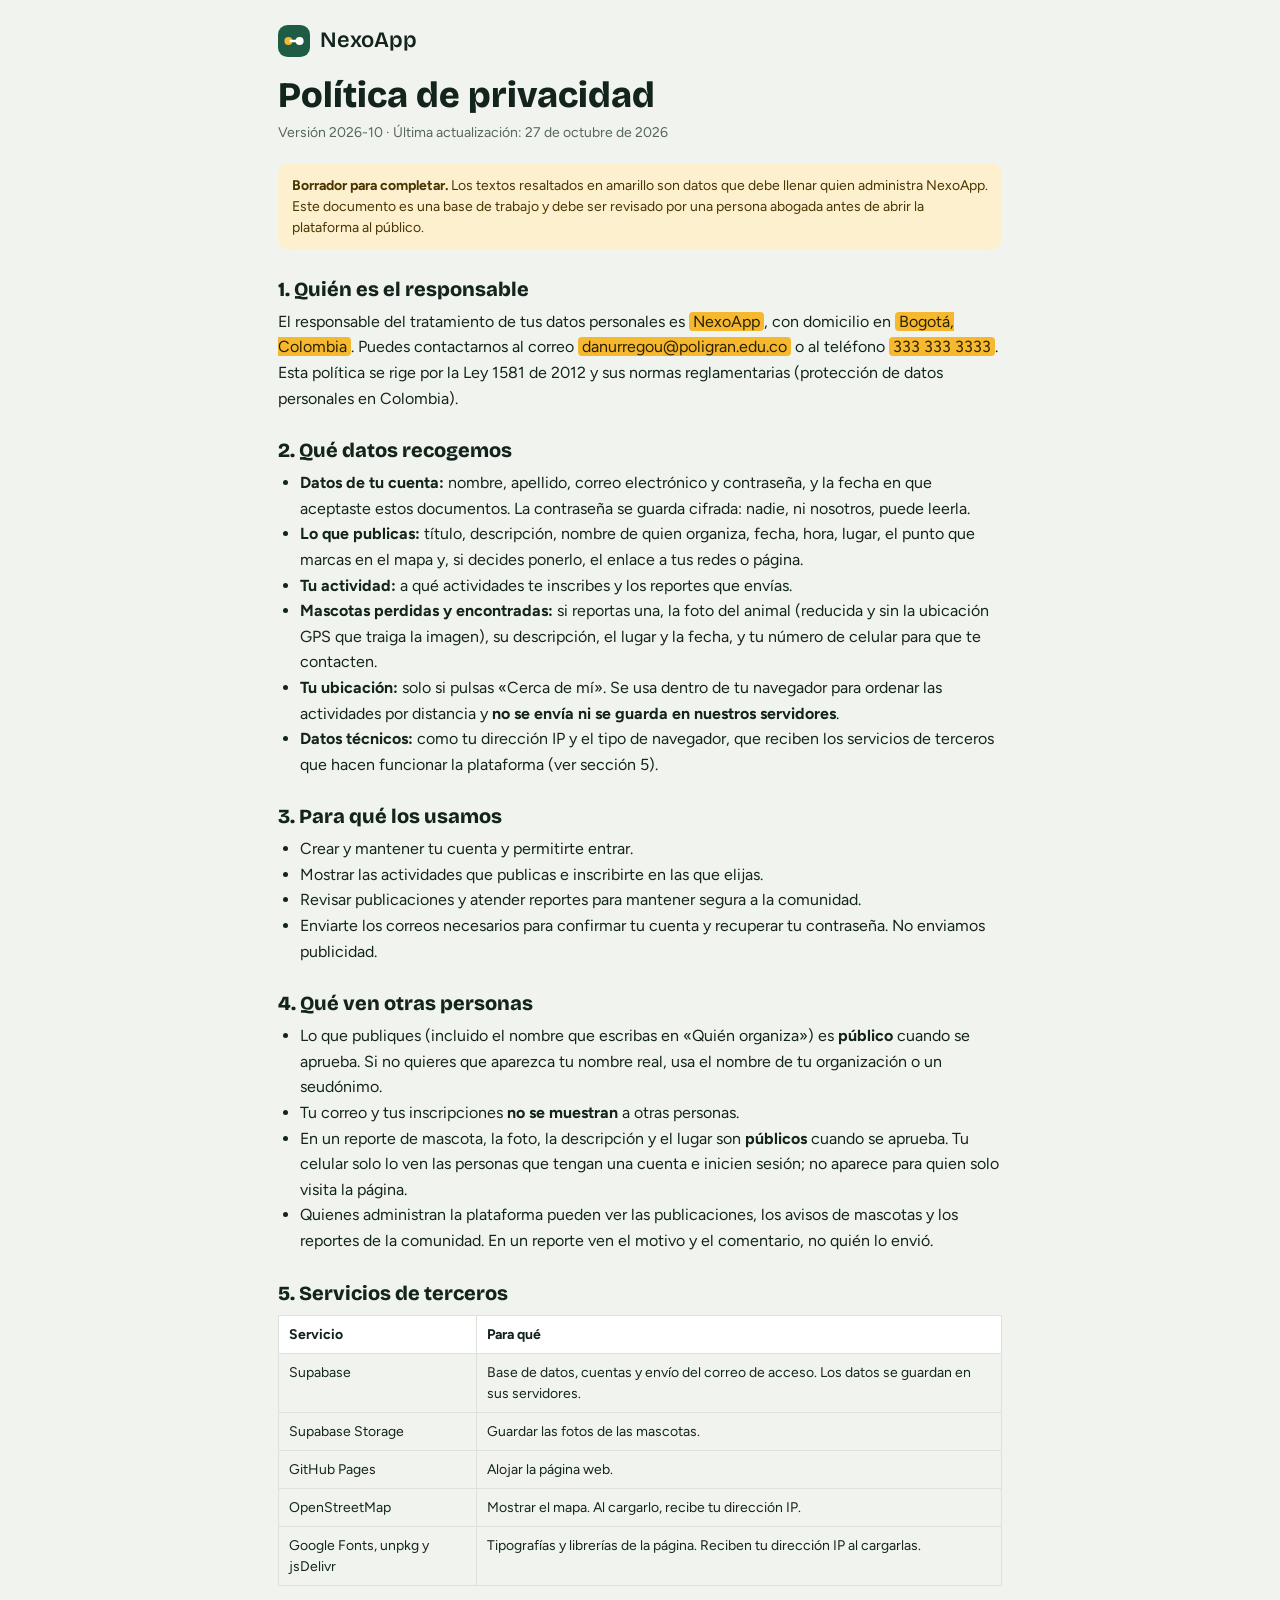
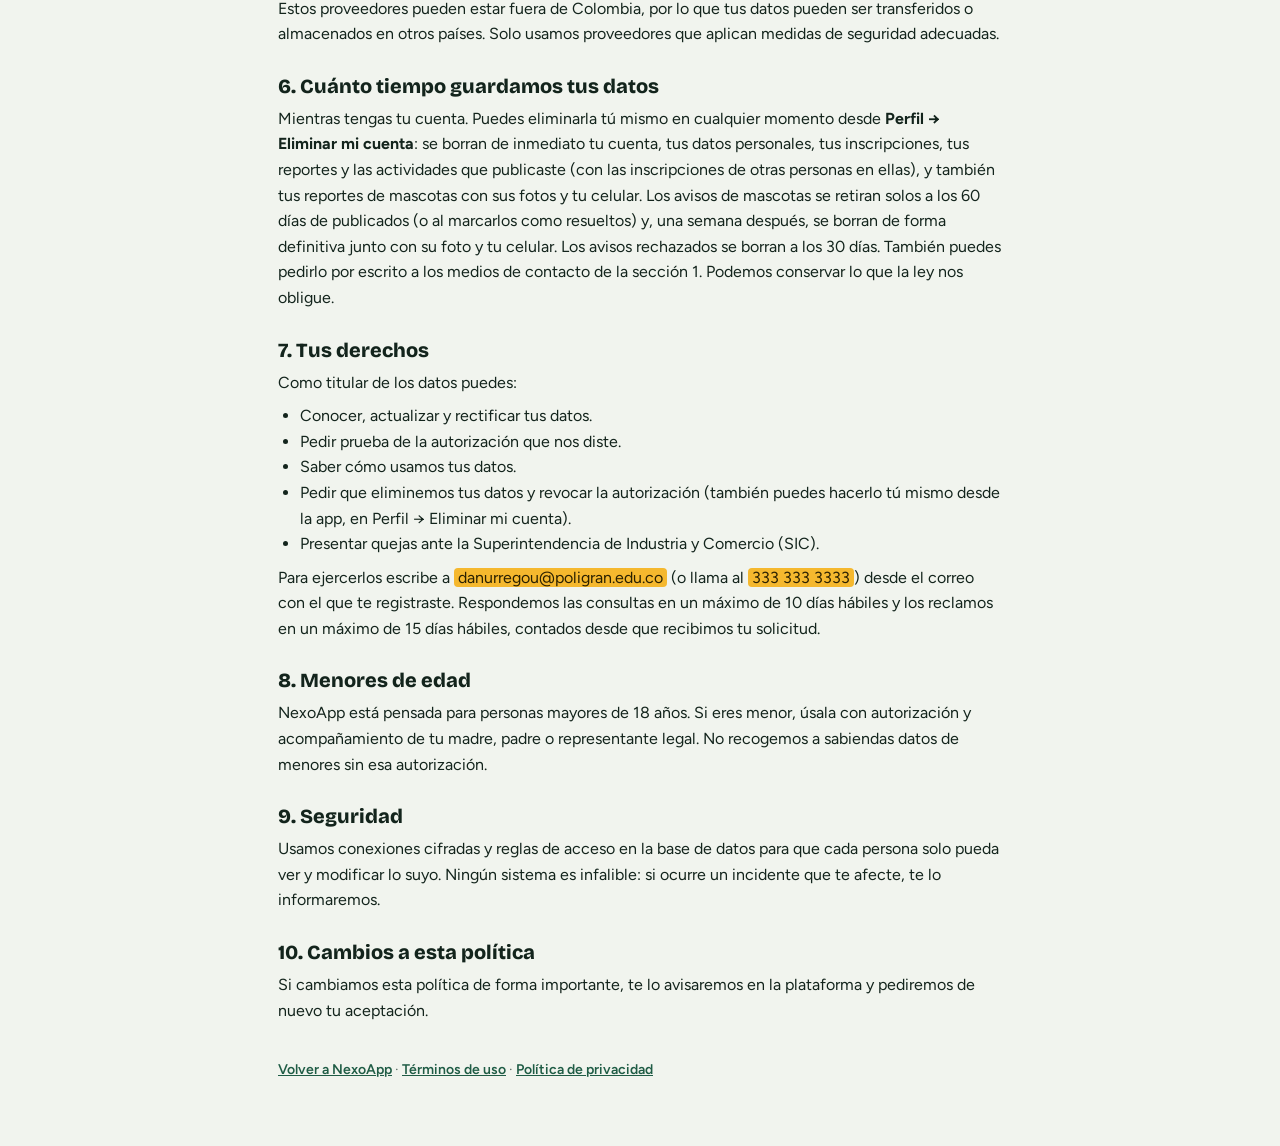
<file: privacidad.html>
<!DOCTYPE html>
<html lang="es">
<head>
<meta charset="utf-8">
<meta name="viewport" content="width=device-width, initial-scale=1">
<title>Política de privacidad · NexoApp</title>
<meta name="description" content="Cómo NexoApp trata tus datos personales.">
<meta name="theme-color" content="#1F5C45">
<link rel="icon" type="image/png" href="icons/icon-192.png">
<link href="https://fonts.googleapis.com/css2?family=Bricolage+Grotesque:opsz,wght@12..96,600;12..96,800&family=Figtree:wght@400;500;600&display=swap" rel="stylesheet">
<link rel="stylesheet" href="css/styles.css">
<link rel="stylesheet" href="css/legal.css">
</head>
<body>
<main class="legal">
<a class="brand" href="./"><svg viewBox="0 0 40 40" aria-hidden="true"><rect width="40" height="40" rx="12" fill="#1F5C45"/><circle cx="13" cy="20" r="5" fill="#F5B82E"/><circle cx="27" cy="20" r="5" fill="#fff"/><path d="M16 20h8" stroke="#fff" stroke-width="3" stroke-linecap="round"/></svg>NexoApp</a>

<h1>Política de privacidad</h1>
<p class="meta">Versión 2026-10 · Última actualización: 27 de octubre de 2026</p>
<p class="draft"><strong>Borrador para completar.</strong> Los textos resaltados en amarillo son datos que debe llenar quien administra NexoApp. Este documento es una base de trabajo y debe ser revisado por una persona abogada antes de abrir la plataforma al público.</p>

<h2>1. Quién es el responsable</h2>
<p>El responsable del tratamiento de tus datos personales es <mark>NexoApp</mark>, con domicilio en <mark>Bogotá, Colombia</mark>. Puedes contactarnos al correo <mark>danurregou@poligran.edu.co</mark> o al teléfono <mark>333 333 3333</mark>.</p>
<p>Esta política se rige por la Ley 1581 de 2012 y sus normas reglamentarias (protección de datos personales en Colombia).</p>

<h2>2. Qué datos recogemos</h2>
<ul>
<li><strong>Datos de tu cuenta:</strong> nombre, apellido, correo electrónico y contraseña, y la fecha en que aceptaste estos documentos. La contraseña se guarda cifrada: nadie, ni nosotros, puede leerla.</li>
<li><strong>Lo que publicas:</strong> título, descripción, nombre de quien organiza, fecha, hora, lugar, el punto que marcas en el mapa y, si decides ponerlo, el enlace a tus redes o página.</li>
<li><strong>Tu actividad:</strong> a qué actividades te inscribes y los reportes que envías.</li>
<li><strong>Mascotas perdidas y encontradas:</strong> si reportas una, la foto del animal (reducida y sin la ubicación GPS que traiga la imagen), su descripción, el lugar y la fecha, y tu número de celular para que te contacten.</li>
<li><strong>Tu ubicación:</strong> solo si pulsas «Cerca de mí». Se usa dentro de tu navegador para ordenar las actividades por distancia y <strong>no se envía ni se guarda en nuestros servidores</strong>.</li>
<li><strong>Datos técnicos:</strong> como tu dirección IP y el tipo de navegador, que reciben los servicios de terceros que hacen funcionar la plataforma (ver sección 5).</li>
</ul>

<h2>3. Para qué los usamos</h2>
<ul>
<li>Crear y mantener tu cuenta y permitirte entrar.</li>
<li>Mostrar las actividades que publicas e inscribirte en las que elijas.</li>
<li>Revisar publicaciones y atender reportes para mantener segura a la comunidad.</li>
<li>Enviarte los correos necesarios para confirmar tu cuenta y recuperar tu contraseña. No enviamos publicidad.</li>
</ul>

<h2>4. Qué ven otras personas</h2>
<ul>
<li>Lo que publiques (incluido el nombre que escribas en «Quién organiza») es <strong>público</strong> cuando se aprueba. Si no quieres que aparezca tu nombre real, usa el nombre de tu organización o un seudónimo.</li>
<li>Tu correo y tus inscripciones <strong>no se muestran</strong> a otras personas.</li>
<li>En un reporte de mascota, la foto, la descripción y el lugar son <strong>públicos</strong> cuando se aprueba. Tu celular solo lo ven las personas que tengan una cuenta e inicien sesión; no aparece para quien solo visita la página.</li>
<li>Quienes administran la plataforma pueden ver las publicaciones, los avisos de mascotas y los reportes de la comunidad. En un reporte ven el motivo y el comentario, no quién lo envió.</li>
</ul>

<h2>5. Servicios de terceros</h2>
<table>
<tr><th>Servicio</th><th>Para qué</th></tr>
<tr><td>Supabase</td><td>Base de datos, cuentas y envío del correo de acceso. Los datos se guardan en sus servidores.</td></tr>
<tr><td>Supabase Storage</td><td>Guardar las fotos de las mascotas.</td></tr>
<tr><td>GitHub Pages</td><td>Alojar la página web.</td></tr>
<tr><td>OpenStreetMap</td><td>Mostrar el mapa. Al cargarlo, recibe tu dirección IP.</td></tr>
<tr><td>Google Fonts, unpkg y jsDelivr</td><td>Tipografías y librerías de la página. Reciben tu dirección IP al cargarlas.</td></tr>
</table>
<p>Estos proveedores pueden estar fuera de Colombia, por lo que tus datos pueden ser transferidos o almacenados en otros países. Solo usamos proveedores que aplican medidas de seguridad adecuadas.</p>

<h2>6. Cuánto tiempo guardamos tus datos</h2>
<p>Mientras tengas tu cuenta. Puedes eliminarla tú mismo en cualquier momento desde <strong>Perfil → Eliminar mi cuenta</strong>: se borran de inmediato tu cuenta, tus datos personales, tus inscripciones, tus reportes y las actividades que publicaste (con las inscripciones de otras personas en ellas), y también tus reportes de mascotas con sus fotos y tu celular. Los avisos de mascotas se retiran solos a los 60 días de publicados (o al marcarlos como resueltos) y, una semana después, se borran de forma definitiva junto con su foto y tu celular. Los avisos rechazados se borran a los 30 días. También puedes pedirlo por escrito a los medios de contacto de la sección 1. Podemos conservar lo que la ley nos obligue.</p>

<h2>7. Tus derechos</h2>
<p>Como titular de los datos puedes:</p>
<ul>
<li>Conocer, actualizar y rectificar tus datos.</li>
<li>Pedir prueba de la autorización que nos diste.</li>
<li>Saber cómo usamos tus datos.</li>
<li>Pedir que eliminemos tus datos y revocar la autorización (también puedes hacerlo tú mismo desde la app, en Perfil → Eliminar mi cuenta).</li>
<li>Presentar quejas ante la Superintendencia de Industria y Comercio (SIC).</li>
</ul>
<p>Para ejercerlos escribe a <mark>danurregou@poligran.edu.co</mark> (o llama al <mark>333 333 3333</mark>) desde el correo con el que te registraste. Respondemos las consultas en un máximo de 10 días hábiles y los reclamos en un máximo de 15 días hábiles, contados desde que recibimos tu solicitud.</p>

<h2>8. Menores de edad</h2>
<p>NexoApp está pensada para personas mayores de 18 años. Si eres menor, úsala con autorización y acompañamiento de tu madre, padre o representante legal. No recogemos a sabiendas datos de menores sin esa autorización.</p>

<h2>9. Seguridad</h2>
<p>Usamos conexiones cifradas y reglas de acceso en la base de datos para que cada persona solo pueda ver y modificar lo suyo. Ningún sistema es infalible: si ocurre un incidente que te afecte, te lo informaremos.</p>

<h2>10. Cambios a esta política</h2>
<p>Si cambiamos esta política de forma importante, te lo avisaremos en la plataforma y pediremos de nuevo tu aceptación.</p>
<p class="meta" style="margin-top:36px"><a href="./">Volver a NexoApp</a> · <a href="terminos.html">Términos de uso</a> · <a href="privacidad.html">Política de privacidad</a></p>
</main>
</body>
</html>
</file>
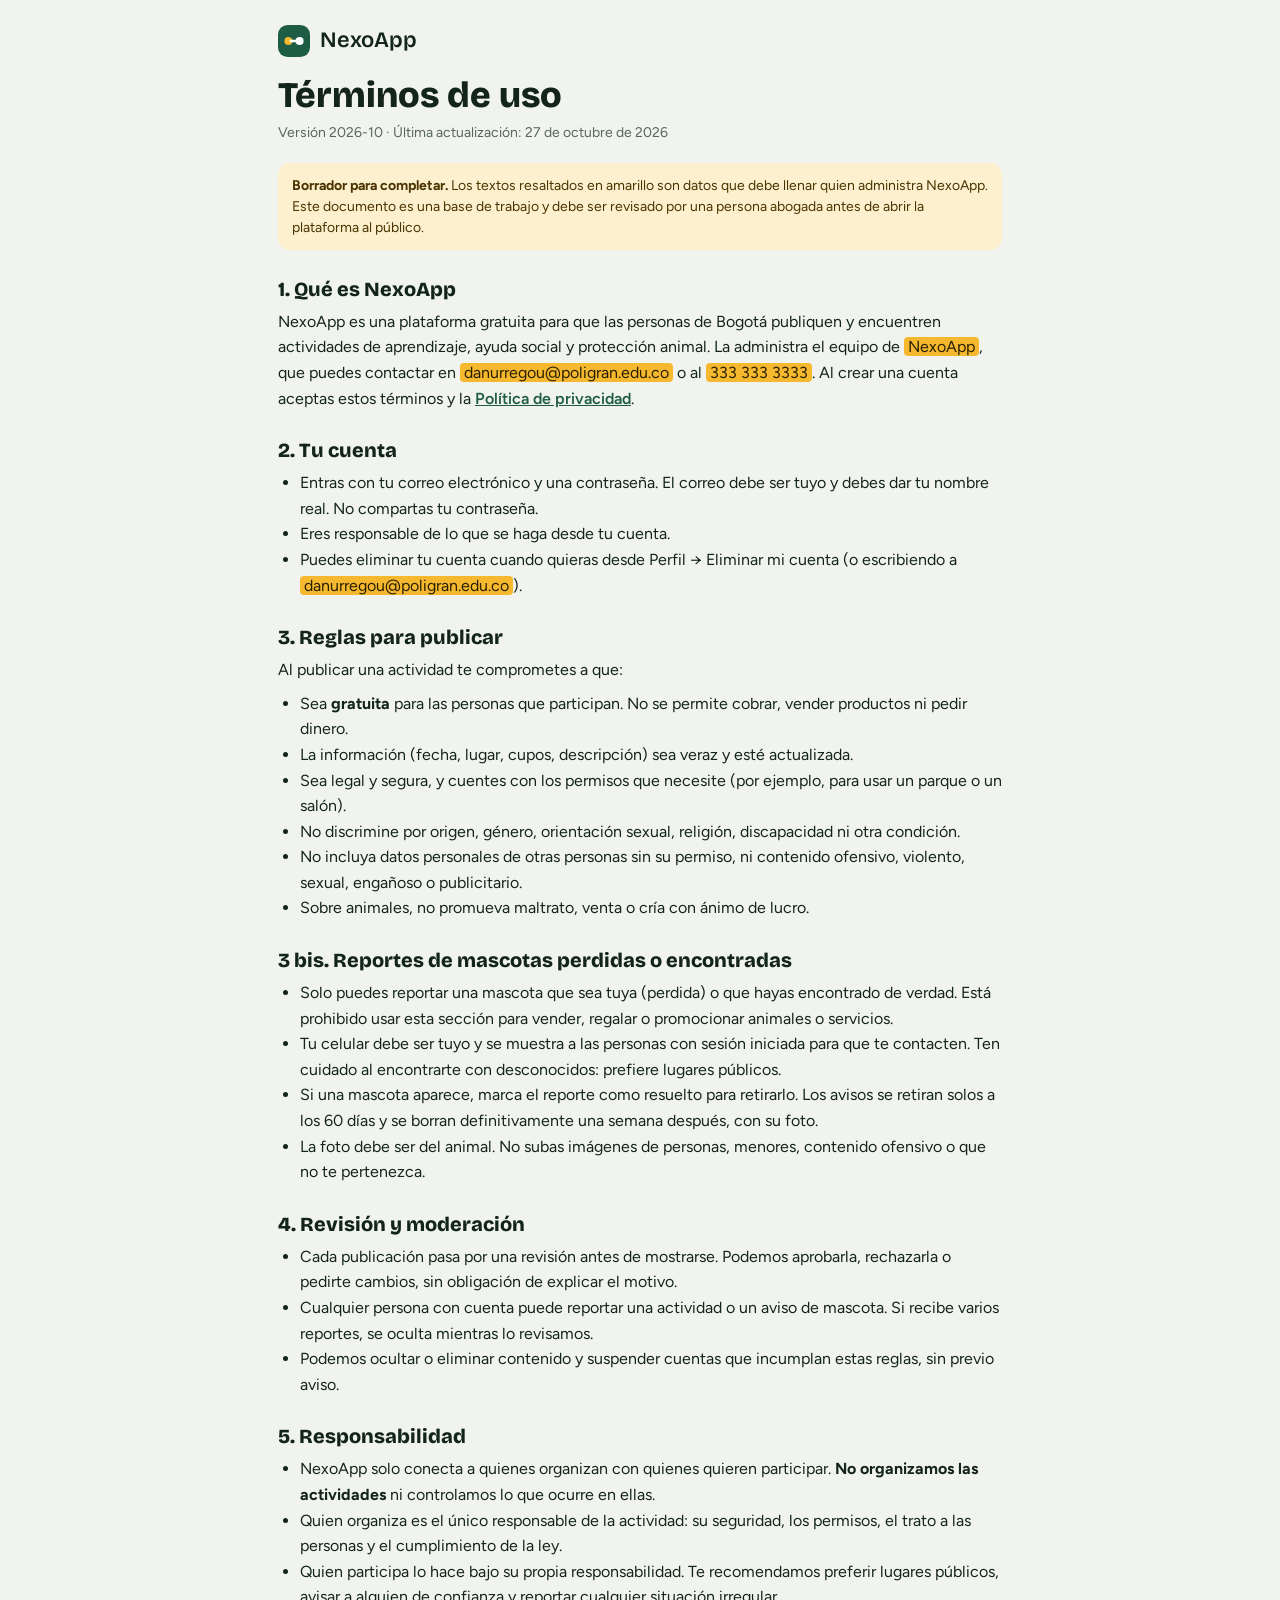
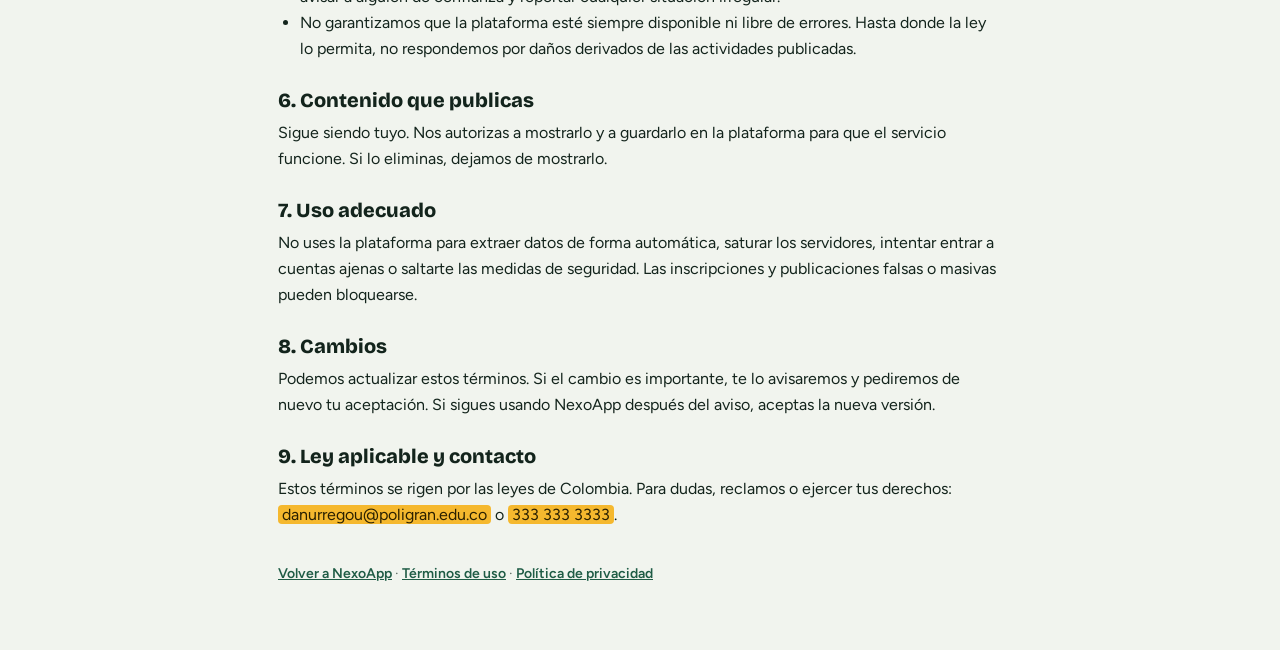
<file: terminos.html>
<!DOCTYPE html>
<html lang="es">
<head>
<meta charset="utf-8">
<meta name="viewport" content="width=device-width, initial-scale=1">
<title>Términos de uso · NexoApp</title>
<meta name="description" content="Reglas para usar NexoApp.">
<meta name="theme-color" content="#1F5C45">
<link rel="icon" type="image/png" href="icons/icon-192.png">
<link href="https://fonts.googleapis.com/css2?family=Bricolage+Grotesque:opsz,wght@12..96,600;12..96,800&family=Figtree:wght@400;500;600&display=swap" rel="stylesheet">
<link rel="stylesheet" href="css/styles.css">
<link rel="stylesheet" href="css/legal.css">
</head>
<body>
<main class="legal">
<a class="brand" href="./"><svg viewBox="0 0 40 40" aria-hidden="true"><rect width="40" height="40" rx="12" fill="#1F5C45"/><circle cx="13" cy="20" r="5" fill="#F5B82E"/><circle cx="27" cy="20" r="5" fill="#fff"/><path d="M16 20h8" stroke="#fff" stroke-width="3" stroke-linecap="round"/></svg>NexoApp</a>

<h1>Términos de uso</h1>
<p class="meta">Versión 2026-10 · Última actualización: 27 de octubre de 2026</p>
<p class="draft"><strong>Borrador para completar.</strong> Los textos resaltados en amarillo son datos que debe llenar quien administra NexoApp. Este documento es una base de trabajo y debe ser revisado por una persona abogada antes de abrir la plataforma al público.</p>

<h2>1. Qué es NexoApp</h2>
<p>NexoApp es una plataforma gratuita para que las personas de Bogotá publiquen y encuentren actividades de aprendizaje, ayuda social y protección animal. La administra el equipo de <mark>NexoApp</mark>, que puedes contactar en <mark>danurregou@poligran.edu.co</mark> o al <mark>333 333 3333</mark>. Al crear una cuenta aceptas estos términos y la <a href="privacidad.html">Política de privacidad</a>.</p>

<h2>2. Tu cuenta</h2>
<ul>
<li>Entras con tu correo electrónico y una contraseña. El correo debe ser tuyo y debes dar tu nombre real. No compartas tu contraseña.</li>
<li>Eres responsable de lo que se haga desde tu cuenta.</li>
<li>Puedes eliminar tu cuenta cuando quieras desde Perfil → Eliminar mi cuenta (o escribiendo a <mark>danurregou@poligran.edu.co</mark>).</li>
</ul>

<h2>3. Reglas para publicar</h2>
<p>Al publicar una actividad te comprometes a que:</p>
<ul>
<li>Sea <strong>gratuita</strong> para las personas que participan. No se permite cobrar, vender productos ni pedir dinero.</li>
<li>La información (fecha, lugar, cupos, descripción) sea veraz y esté actualizada.</li>
<li>Sea legal y segura, y cuentes con los permisos que necesite (por ejemplo, para usar un parque o un salón).</li>
<li>No discrimine por origen, género, orientación sexual, religión, discapacidad ni otra condición.</li>
<li>No incluya datos personales de otras personas sin su permiso, ni contenido ofensivo, violento, sexual, engañoso o publicitario.</li>
<li>Sobre animales, no promueva maltrato, venta o cría con ánimo de lucro.</li>
</ul>

<h2>3 bis. Reportes de mascotas perdidas o encontradas</h2>
<ul>
<li>Solo puedes reportar una mascota que sea tuya (perdida) o que hayas encontrado de verdad. Está prohibido usar esta sección para vender, regalar o promocionar animales o servicios.</li>
<li>Tu celular debe ser tuyo y se muestra a las personas con sesión iniciada para que te contacten. Ten cuidado al encontrarte con desconocidos: prefiere lugares públicos.</li>
<li>Si una mascota aparece, marca el reporte como resuelto para retirarlo. Los avisos se retiran solos a los 60 días y se borran definitivamente una semana después, con su foto.</li>
<li>La foto debe ser del animal. No subas imágenes de personas, menores, contenido ofensivo o que no te pertenezca.</li>
</ul>

<h2>4. Revisión y moderación</h2>
<ul>
<li>Cada publicación pasa por una revisión antes de mostrarse. Podemos aprobarla, rechazarla o pedirte cambios, sin obligación de explicar el motivo.</li>
<li>Cualquier persona con cuenta puede reportar una actividad o un aviso de mascota. Si recibe varios reportes, se oculta mientras lo revisamos.</li>
<li>Podemos ocultar o eliminar contenido y suspender cuentas que incumplan estas reglas, sin previo aviso.</li>
</ul>

<h2>5. Responsabilidad</h2>
<ul>
<li>NexoApp solo conecta a quienes organizan con quienes quieren participar. <strong>No organizamos las actividades</strong> ni controlamos lo que ocurre en ellas.</li>
<li>Quien organiza es el único responsable de la actividad: su seguridad, los permisos, el trato a las personas y el cumplimiento de la ley.</li>
<li>Quien participa lo hace bajo su propia responsabilidad. Te recomendamos preferir lugares públicos, avisar a alguien de confianza y reportar cualquier situación irregular.</li>
<li>No garantizamos que la plataforma esté siempre disponible ni libre de errores. Hasta donde la ley lo permita, no respondemos por daños derivados de las actividades publicadas.</li>
</ul>

<h2>6. Contenido que publicas</h2>
<p>Sigue siendo tuyo. Nos autorizas a mostrarlo y a guardarlo en la plataforma para que el servicio funcione. Si lo eliminas, dejamos de mostrarlo.</p>

<h2>7. Uso adecuado</h2>
<p>No uses la plataforma para extraer datos de forma automática, saturar los servidores, intentar entrar a cuentas ajenas o saltarte las medidas de seguridad. Las inscripciones y publicaciones falsas o masivas pueden bloquearse.</p>

<h2>8. Cambios</h2>
<p>Podemos actualizar estos términos. Si el cambio es importante, te lo avisaremos y pediremos de nuevo tu aceptación. Si sigues usando NexoApp después del aviso, aceptas la nueva versión.</p>

<h2>9. Ley aplicable y contacto</h2>
<p>Estos términos se rigen por las leyes de Colombia. Para dudas, reclamos o ejercer tus derechos: <mark>danurregou@poligran.edu.co</mark> o <mark>333 333 3333</mark>.</p>
<p class="meta" style="margin-top:36px"><a href="./">Volver a NexoApp</a> · <a href="terminos.html">Términos de uso</a> · <a href="privacidad.html">Política de privacidad</a></p>
</main>
</body>
</html>
</file>
<file: css/styles.css>
:root{
  --bg:#F1F4EE; --surface:#FFFFFF; --ink:#13241C; --muted:#56665D; --line:#DCE3DA;
  --brand:#1F5C45; --brand-ink:#FFFFFF; --sun:#F5B82E; --sun-ink:#2A2000;
  --learn:#2F5BEA; --social:#D93F79; --animal:#C9610F;
  --font-d:'Bricolage Grotesque','Trebuchet MS',system-ui,sans-serif;
  --font-b:'Figtree',system-ui,-apple-system,'Segoe UI',sans-serif;
}
@media (prefers-color-scheme: dark){
  :root{
    --bg:#0E1913; --surface:#16251D; --ink:#E9F1EB; --muted:#9BAFA3; --line:#26392F;
    --brand:#4DB78C; --brand-ink:#05140D;
    --learn:#8CA7FF; --social:#F489AE; --animal:#F5A05A;
  }
}
*,*::before,*::after{box-sizing:border-box}
html,body{height:100%}
body{height:100dvh}
html{-webkit-text-size-adjust:100%}
body{margin:0;background:var(--bg);color:var(--ink);font-family:var(--font-b);font-size:16px;line-height:1.5;display:flex;flex-direction:column;-webkit-font-smoothing:antialiased}
button,input,select,textarea{font:inherit;color:inherit}
button{cursor:pointer}
:focus-visible{outline:3px solid var(--sun);outline-offset:2px;border-radius:6px}
h1,h2,h3{font-family:var(--font-d);line-height:1.15;margin:0}
p{margin:0}
.sr{position:absolute;width:1px;height:1px;overflow:hidden;clip:rect(0 0 0 0)}
.sub{color:var(--muted);font-size:14px}

/* cabecera */
.top{display:flex;justify-content:space-between;align-items:center;gap:12px;padding:10px 16px;padding-top:calc(10px + env(safe-area-inset-top,0px));background:var(--surface);border-bottom:1px solid var(--line);flex:none}
.brand{display:flex;align-items:center;gap:10px;font-family:var(--font-d);font-weight:800;font-size:22px}
.brand svg{width:32px;height:32px}
.toggle{display:inline-flex;background:var(--bg);border:1.5px solid var(--line);border-radius:12px;padding:3px}
.toggle button{border:0;background:none;min-height:40px;padding:7px 18px;border-radius:9px;font-weight:600;color:var(--muted)}
.toggle button[aria-pressed="true"]{background:var(--ink);color:var(--bg)}

/* disposición: en celular alterna lista y mapa; en pantalla grande se ven juntos */
.layout{flex:1;min-height:0;display:flex}
.panel{flex:1;min-height:0;display:flex;flex-direction:column;background:var(--bg)}
.mapwrap{flex:1;min-height:0;position:relative}
#map{position:absolute;inset:0}
body.view-list .mapwrap{display:none}
body.view-map .panel{display:none}
@media (max-width:380px){
  .brand{font-size:19px}
  .brand svg{width:28px;height:28px}
  .toggle button{padding:7px 14px}
  .row2{grid-template-columns:1fr}
  .filters,.list{padding-left:12px;padding-right:12px}
  .chips{margin:0 -12px;padding:2px 12px 4px}
}
@media (min-width:600px) and (max-width:899px){
  .filters{max-width:720px;width:100%;margin:0 auto}
  .list{grid-template-columns:repeat(2,1fr);padding-left:max(16px,calc(50% - 360px));padding-right:max(16px,calc(50% - 360px))}
}
@media (max-height:480px) and (orientation:landscape){
  .top{padding-top:calc(4px + env(safe-area-inset-top,0px));padding-bottom:4px}
  .d-head{padding:12px 18px}
  .d-body{padding-top:12px}
}
@media (min-width:900px){
  .toggle{display:none}
  .layout{display:grid;grid-template-columns:clamp(360px,34vw,460px) 1fr}
  body.view-list .mapwrap,body.view-map .panel{display:flex}
  .mapwrap{display:block!important}
  .panel{border-right:1px solid var(--line)}
}

/* filtros */
.filters{padding:14px 16px 8px;display:grid;gap:10px;flex:none}
.field{width:100%;min-height:44px;background:var(--surface);border:1.5px solid var(--line);border-radius:12px;padding:10px 14px}
.field:focus{border-color:var(--brand);outline:none}
.row2{display:grid;grid-template-columns:1fr auto;gap:8px}
.btn{min-height:44px;white-space:nowrap;display:inline-flex;align-items:center;justify-content:center;gap:8px;background:var(--brand);color:var(--brand-ink);border:0;border-radius:12px;padding:10px 16px;font-weight:600}
.btn.ghost{background:transparent;color:var(--ink);border:1.5px solid var(--line)}
.btn.ghost[aria-pressed="true"]{border-color:var(--brand);color:var(--brand)}
.btn.block{width:100%}
.btn[disabled]{opacity:.5;cursor:not-allowed}
.chips{display:flex;gap:8px;overflow-x:auto;margin:0 -16px;padding:2px 16px 4px;scroll-padding:0 16px;scrollbar-width:none;-webkit-overflow-scrolling:touch;--fl:#000;--fr:#000;cursor:grab;mask-image:linear-gradient(90deg,var(--fl),#000 28px,#000 calc(100% - 28px),var(--fr));-webkit-mask-image:linear-gradient(90deg,var(--fl),#000 28px,#000 calc(100% - 28px),var(--fr))}
.chips.fade-l{--fl:transparent}
.chips.fade-r{--fr:transparent}
.chips.dragging{cursor:grabbing;user-select:none}
.chips.dragging .chip{pointer-events:none}
.chips::-webkit-scrollbar{display:none}
.chip{flex:none;min-height:40px;border:1.5px solid var(--line);background:var(--surface);border-radius:999px;padding:7px 13px;font-weight:600;font-size:14px;display:inline-flex;align-items:center;gap:7px}
.chip i{width:10px;height:10px;border-radius:50%;background:var(--muted)}
.chip[data-cat="aprender"] i{background:var(--learn)}
.chip[data-cat="social"] i{background:var(--social)}
.chip[data-cat="animales"] i{background:var(--animal)}
.chip[aria-pressed="true"]{background:var(--ink);color:var(--bg);border-color:var(--ink)}

/* lista */
.list{flex:1;min-height:0;overflow-y:auto;padding:4px 16px 24px;display:grid;grid-auto-rows:max-content;gap:10px;align-content:start}
.act{display:grid;grid-template-columns:6px 1fr;background:var(--surface);border:1px solid var(--line);border-radius:16px;overflow:hidden;text-align:left;min-height:min-content;width:100%;padding:0}
@media (hover:hover){.act:hover{border-color:var(--muted)}}
.act[aria-current="true"]{border-color:var(--ink);box-shadow:0 0 0 1px var(--ink)}
.act .edge{background:var(--muted)}
.act[data-cat="aprender"] .edge{background:var(--learn)}
.act[data-cat="social"] .edge{background:var(--social)}
.act[data-cat="animales"] .edge{background:var(--animal)}
.act .body{padding:12px 14px;display:grid;gap:4px}
.act .kind{font-size:13px;font-weight:600}
.act[data-cat="aprender"] .kind{color:var(--learn)}
.act[data-cat="social"] .kind{color:var(--social)}
.act[data-cat="animales"] .kind{color:var(--animal)}
.act h3{font-size:17px;font-weight:600}
.act .meta{color:var(--muted);font-size:14px}
.badge{display:inline-block;background:var(--brand);color:var(--brand-ink);border-radius:999px;padding:2px 10px;font-size:12px;font-weight:600;justify-self:start}
.empty{text-align:center;padding:32px 12px;color:var(--muted)}
.empty strong{display:block;color:var(--ink);font-family:var(--font-d);font-size:20px;margin-bottom:6px}

/* pines del mapa */
.pin{display:grid;place-items:center;width:34px;height:34px;border-radius:50%;border:3px solid #fff;color:#fff;box-shadow:0 2px 6px rgba(0,0,0,.4)}
.pin svg{width:16px;height:16px}
.pin.aprender{background:#2446C4}
.pin.social{background:#B32A5E}
.pin.animales{background:#A84E0B}
.pin.sel{outline:3px solid var(--ink);transform:scale(1.2)}
.me{width:16px;height:16px;border-radius:50%;background:#2F7BEA;border:3px solid #fff;box-shadow:0 0 0 6px rgba(47,123,234,.25)}
.leaflet-container{font-family:var(--font-b)}
.pop strong{display:block;font-family:var(--font-d);font-size:16px;margin-bottom:2px}
.pop button{margin-top:8px;min-height:40px;background:var(--brand);color:var(--brand-ink);border:0;border-radius:10px;padding:7px 12px;font-weight:600}

/* detalle */
dialog{border:0;border-radius:20px;padding:0;max-width:min(520px,calc(100vw - 24px));width:100%;background:var(--surface);color:var(--ink);box-shadow:0 20px 60px rgba(0,0,0,.35);max-height:calc(100dvh - 24px);overflow-y:auto;overscroll-behavior:contain}
dialog::backdrop{background:rgba(5,15,10,.55)}
.d-head{padding:20px 22px;color:#fff}
.d-head[data-cat="aprender"]{background:#2446C4}
.d-head[data-cat="social"]{background:#B32A5E}
.d-head[data-cat="animales"]{background:#A84E0B}
.d-head h2{font-size:clamp(20px,5vw,24px);font-weight:800;margin:6px 0 4px}
.d-body{padding:18px 22px calc(22px + env(safe-area-inset-bottom,0px));display:grid;gap:12px}
.facts{display:grid;gap:6px;font-size:15px}
.facts span{color:var(--muted)}
.bar{height:6px;background:var(--line);border-radius:99px;overflow:hidden}
.bar b{display:block;height:100%;background:var(--brand)}
.d-actions{display:grid;gap:8px;margin-top:4px}
.link{color:var(--brand);font-weight:600;text-align:center;padding:12px 6px}

.toast{position:fixed;left:50%;bottom:calc(24px + env(safe-area-inset-bottom,0px));transform:translate(-50%,20px);background:var(--ink);color:var(--bg);padding:12px 18px;border-radius:12px;font-weight:600;opacity:0;pointer-events:none;transition:opacity .2s,transform .2s;z-index:2000;max-width:90vw;text-align:center}
.toast.on{opacity:1;transform:translate(-50%,0)}
@media (prefers-reduced-motion:reduce){.toast,.pin{transition:none}}

/* publicar */
.form{padding:20px 22px calc(22px + env(safe-area-inset-bottom,0px));display:grid;gap:12px}
.form-head{display:grid;gap:4px}
.form-head h2{font-size:clamp(20px,5vw,24px);font-weight:800}
.lbl{display:grid;gap:5px;font-size:14px;font-weight:600}
.lbl .field{font-weight:400}
textarea.field{resize:vertical;min-height:96px}
.two{display:grid;grid-template-columns:1fr 1fr;gap:10px}
.pmap{height:210px;border-radius:12px;border:1.5px solid var(--line);overflow:hidden;position:relative;z-index:0}
.lbl .sub{font-weight:400}
.err{background:#fde8e8;color:#8a1c1c;border-radius:10px;padding:10px 12px;font-size:14px;font-weight:600}
@media (prefers-color-scheme:dark){.err{background:#3a1717;color:#ffb4b4}}
.field:user-invalid{border-color:#c0392b}
@media (max-width:480px){
  .two{grid-template-columns:1fr}
  .top{gap:8px}
}

/* navegación: barra lateral en escritorio, barra inferior en celular */
.shell{flex:1;min-height:0;display:flex;flex-direction:column}
.content{flex:1;min-height:0;display:flex;flex-direction:column;padding-bottom:var(--tabbar-h,calc(66px + env(safe-area-inset-bottom,0px)))}
.side{display:none}
.tabbar{position:fixed;left:0;right:0;bottom:0;background:var(--surface);border-top:1px solid var(--line);display:flex;justify-content:space-around;padding:6px 8px calc(6px + env(safe-area-inset-bottom,0px));z-index:900}
.tab{flex:1;display:flex;flex-direction:column;align-items:center;gap:2px;background:none;border:0;padding:6px 4px;font-size:12px;font-weight:600;color:var(--muted);border-radius:12px;min-height:50px}
.tab svg{width:24px;height:24px}
.tab[aria-current="page"]{color:var(--brand)}
.tab.create{color:var(--ink)}
.tab.create .ico{background:var(--brand);color:var(--brand-ink);border-radius:14px;width:44px;height:30px;display:grid;place-items:center}
.nav{display:flex;align-items:center;gap:12px;background:none;border:0;padding:11px 14px;border-radius:12px;font-weight:600;color:var(--muted);text-align:left;width:100%}
.nav svg,.btn svg{width:22px;height:22px;flex:none}
.nav:hover{background:var(--bg)}
.nav[aria-current="page"]{background:var(--bg);color:var(--brand)}
.side .cta{margin-top:10px}
.side-foot{margin-top:auto;font-size:13px;color:var(--muted)}
body:not([data-page="explore"]) .layout,
body:not([data-page="explore"]) .toggle{display:none}
.page{display:none;flex:1;min-height:0;overflow-y:auto}
body[data-page="home"] #home,body[data-page="profile"] #profile{display:block}
.toast{bottom:calc(84px + env(safe-area-inset-bottom,0px))}
@media (min-width:900px){
  .shell{flex-direction:row}
  .side{display:flex;flex-direction:column;gap:6px;width:260px;flex:none;padding:28px 18px;border-right:1px solid var(--line);background:var(--surface)}
  .side .brand{margin-bottom:22px}
  .tabbar{display:none}
  .top{display:none}
  .content{padding-bottom:0}
  .toast{bottom:32px}
}

/* inicio y perfil */
.pg{max-width:1040px;margin:0 auto;padding:20px 16px 32px}
.pg h1{font-size:clamp(24px,5vw,30px);font-weight:800}
.pg .sub{margin-top:2px}
.pg-cols{display:grid;gap:22px;margin-top:18px}
.sec-title{display:flex;justify-content:space-between;align-items:baseline;gap:10px;margin:22px 0 10px}
.sec-title h2{font-size:20px;font-weight:800}
.feed{display:grid;gap:10px;grid-auto-rows:max-content}
.hero{display:block;width:100%;text-align:left;border:0;border-radius:22px;padding:22px;color:#fff;position:relative;overflow:hidden;margin-top:16px}
.hero[data-cat="aprender"]{background:#2446C4}
.hero[data-cat="social"]{background:#B32A5E}
.hero[data-cat="animales"]{background:#A84E0B}
.hero .tag{display:inline-block;background:rgba(255,255,255,.18);border-radius:999px;padding:4px 12px;font-size:13px;font-weight:600}
.hero h2{font-size:clamp(24px,6vw,34px);font-weight:800;margin:14px 0 8px;max-width:20ch}
.hero .meta{opacity:.92;font-size:15px}
.hero .glyph{position:absolute;right:-18px;bottom:-26px;width:170px;height:170px;opacity:.16}
.hero .go{margin-top:16px;display:inline-flex;background:#fff;color:#14231C;border-radius:12px;padding:10px 16px;font-weight:600}
.quick{display:flex;gap:8px;overflow-x:auto;margin:0 -16px;padding:2px 16px 4px;scrollbar-width:none}
.quick::-webkit-scrollbar{display:none}
.panel-box{background:var(--surface);border:1px solid var(--line);border-radius:18px;padding:18px}
.panel-box h3{font-size:18px;font-weight:800;margin-bottom:10px}
.mini{display:grid;gap:10px}
.mini button{background:none;border:0;padding:0 0 10px;text-align:left;display:grid;gap:2px;border-bottom:1px solid var(--line)}
.mini button:last-child{border-bottom:0;padding-bottom:0}
.mini small{color:var(--muted)}
.stats3{display:grid;grid-template-columns:repeat(3,1fr);gap:8px;margin-top:12px}
.stats3 div{background:var(--bg);border-radius:12px;padding:10px;text-align:center}
.stats3 strong{display:block;font-family:var(--font-d);font-size:22px}
.stats3 small{color:var(--muted);font-size:12px}
.phead{display:flex;gap:16px;align-items:center}
.avatar{width:64px;height:64px;border-radius:50%;background:var(--sun);color:var(--sun-ink);display:grid;place-items:center;flex:none}
.avatar svg{width:30px;height:30px}
.pnote{margin-top:22px;background:var(--surface);border:1px dashed var(--line);border-radius:14px;padding:12px 14px;font-size:14px;color:var(--muted)}
.empty .btn{margin-top:12px}
@media (min-width:900px){
  .pg{padding:32px 40px 48px}
  .pg-cols{grid-template-columns:1fr 320px;gap:32px;align-items:start}
  .hero{padding:30px}
  .hero .glyph{width:240px;height:240px}
  .quick{margin:0;padding:2px 0 4px;flex-wrap:wrap;overflow:visible}
  .feed.two{grid-template-columns:1fr 1fr}
}

/* ajustes de ancho en celular y enlaces */
.content,.page,.pg{min-width:0}
.page{overflow-x:hidden}
.pg-cols{grid-template-columns:minmax(0,1fr)}
.feed{grid-template-columns:minmax(0,1fr)}
.link{background:none;border:0;padding:6px 0}
@media (min-width:900px){
  .pg-cols{grid-template-columns:minmax(0,1fr) 320px}
  .feed.two{grid-template-columns:repeat(2,minmax(0,1fr))}
}

.ok{background:#e3f4ea;color:#14573a;border-radius:10px;padding:10px 12px;font-size:14px;font-weight:600}
@media (prefers-color-scheme:dark){.ok{background:#12301f;color:#9be3bd}}
.acct{display:flex;flex-wrap:wrap;align-items:center;gap:10px;margin-top:14px}
.acct .sub{overflow-wrap:anywhere}

/* moderación */
[hidden]{display:none!important}
body[data-page="admin"] #admin{display:block}
.tab{position:relative}
.adm-n{background:#D93F79;color:#fff;border-radius:999px;font-size:11px;font-weight:700;line-height:1;padding:3px 6px;margin-left:auto}
.tab .adm-n{position:absolute;top:2px;left:calc(50% + 6px);margin:0}
.adm-btns{display:flex;flex-wrap:wrap;gap:8px;margin-top:6px}
.adm-desc{font-size:14px;line-height:1.45;color:var(--ink);overflow-wrap:anywhere}
.btn.sm{min-height:36px;padding:6px 14px;font-size:14px;justify-self:start}
.pill{display:inline-block;border-radius:999px;padding:2px 10px;font-size:12px;font-weight:700;justify-self:start}
.pill-pending{background:#FDF0CF;color:#6A4A00}
.pill-approved{background:#DDF3E7;color:#14573A}
.pill-rejected{background:#FBE1E1;color:#8A1C1C}
@media (prefers-color-scheme:dark){
  .pill-pending{background:#3A300F;color:#F5D98A}
  .pill-approved{background:#12301F;color:#9BE3BD}
  .pill-rejected{background:#3A1717;color:#FFB4B4}
}

/* compartir, reportar, agrupar pines, casilla de términos */
.d-share{display:grid;grid-template-columns:repeat(3,1fr);gap:8px}
.d-share .btn{padding:6px 8px;font-size:14px;min-height:40px}
.reportlink{background:none;border:0;color:var(--muted);font-size:14px;text-decoration:underline;padding:8px;justify-self:center}
.chk{display:flex;gap:10px;align-items:flex-start;font-size:14px;font-weight:400;line-height:1.4}
.chk input{width:20px;height:20px;margin-top:1px;flex:none;accent-color:var(--brand)}
.chk a,.side-foot a,.pnote a{color:var(--brand);font-weight:600}
.nx-cluster{display:grid;place-items:center;width:40px;height:40px;border-radius:50%;background:var(--brand);color:var(--brand-ink);font-weight:800;font-size:14px;border:3px solid #fff;box-shadow:0 2px 6px rgba(0,0,0,.4)}
.leaflet-marker-icon.marker-cluster{background:none;border:0}
.rep-list{margin:4px 0 0;padding-left:18px;font-size:13px;color:var(--muted)}
.sec-sub{margin:22px 0 10px;font-size:20px;font-weight:800}
a.btn{text-decoration:none}

/* cuenta con contraseña */
.modes{display:flex;background:var(--bg);border:1.5px solid var(--line);border-radius:12px;padding:3px}
.modes button{flex:1;border:0;background:none;min-height:40px;border-radius:9px;font-weight:600;color:var(--muted)}
.modes button[aria-pressed="true"]{background:var(--ink);color:var(--bg)}
.pw{position:relative}
.pw .field{padding-right:68px}
.pwtoggle{position:absolute;right:6px;top:50%;transform:translateY(-50%);border:0;background:none;color:var(--brand);font-weight:700;font-size:14px;padding:8px 10px;min-height:36px}
.btn.danger{background:#B3261E;color:#fff}
.btn.ghost.danger{background:transparent;color:#B3261E;border:1.5px solid #B3261E}
@media (prefers-color-scheme:dark){.btn.danger{background:#E5584F;color:#1a0503}.btn.ghost.danger{background:transparent;color:#FF8A82;border-color:#FF8A82}}
.warn-list{margin:0;padding-left:20px;font-size:14px;line-height:1.5}
.warn-list li{margin:4px 0}
/* campos de texto: color legible también en modo oscuro (incluye el marcador de posición) */
.field::placeholder{color:var(--muted);opacity:.8}
.field:-webkit-autofill{-webkit-text-fill-color:var(--ink);caret-color:var(--ink)}

/* mascotas perdidas y encontradas */
body[data-page="pets"] #pets{display:block}
.pet-grid{display:grid;gap:12px;grid-template-columns:repeat(auto-fill,minmax(210px,1fr));margin-top:14px}
.pet{display:grid;grid-template-rows:auto 1fr;background:var(--surface);border:1px solid var(--line);border-radius:16px;overflow:hidden;text-align:left;padding:0;width:100%}
@media (hover:hover){.pet:hover{border-color:var(--muted)}}
.pet-img{position:relative;aspect-ratio:4/3;background:var(--bg);display:grid;place-items:center;color:var(--muted)}
.pet-img img{width:100%;height:100%;object-fit:cover;display:block}
.pet-img svg{width:44px;height:44px;opacity:.6}
.pet-tag{position:absolute;top:10px;left:10px;border-radius:999px;padding:3px 11px;font-size:12px;font-weight:700;color:#fff}
.pet-tag.perdido{background:#B32A5E}
.pet-tag.encontrado{background:#1F7A4D}
.pet .body{padding:12px 14px;display:grid;gap:3px}
.pet h3{font-size:17px;font-weight:600}
.pet .meta{color:var(--muted);font-size:14px}
.pv-photo{width:100%;max-height:340px;object-fit:cover;display:block;background:var(--bg)}
.pv-head{padding:18px 22px;color:#fff}
.pv-head.perdido{background:#B32A5E}
.pv-head.encontrado{background:#1F7A4D}
.pv-head h2{font-size:clamp(20px,5vw,26px);font-weight:800;margin:4px 0}
.pt-preview{max-height:180px;max-width:100%;border-radius:12px;object-fit:cover;justify-self:start}
.chips.wrap{margin:0;padding:2px 0 6px;flex-wrap:wrap;overflow:visible;mask-image:none;-webkit-mask-image:none;cursor:default}

/* mascotas en el mapa de Explorar */
.petrow{display:flex}
.petrow[hidden]{display:none!important}
.petchip svg{width:16px;height:16px}
.petchip[aria-pressed="true"]{background:#5B3F8C;border-color:#5B3F8C;color:#fff}
.pin.pet{border-radius:10px}
.pin.pet.perdido{background:#C62828}
.pin.pet.encontrado{background:#1F7A4D}
.nx-cluster.petc{background:#5B3F8C;color:#fff;border-radius:12px}
.pop-img{display:block;width:140px;height:96px;object-fit:cover;border-radius:8px;margin-bottom:6px}

/* filtros sobre el mapa (solo celular): botón flotante + panel que sube desde abajo */
.map-filter-btn,.sheet-head,.sheet-back{display:none}
@media (max-width:899px){
  body.view-map .map-filter-btn{display:inline-flex;align-items:center;gap:8px;position:absolute;top:12px;right:12px;z-index:1000;min-height:44px;padding:8px 16px;border-radius:999px;background:var(--surface);color:var(--ink);border:1.5px solid var(--line);font-weight:700;box-shadow:0 2px 10px rgba(0,0,0,.3)}
  .map-filter-btn svg{width:18px;height:18px}
  .map-filter-btn b{display:inline-grid;place-items:center;min-width:20px;height:20px;padding:0 6px;border-radius:999px;background:var(--brand);color:var(--brand-ink);font-size:12px}
  .map-filter-btn b[hidden]{display:none}
  body.view-map.sheet-open .panel{display:flex;position:fixed;left:0;right:0;bottom:var(--tabbar-h,84px);max-height:78dvh;z-index:1100;overflow-y:auto;border-radius:20px 20px 0 0;border-top:1px solid var(--line);box-shadow:0 -10px 30px rgba(0,0,0,.45)}
  body.view-map.sheet-open .panel .list{display:none}
  body.view-map.sheet-open .sheet-head{display:flex;justify-content:space-between;align-items:center;gap:12px;padding:14px 16px 0;position:sticky;top:0;z-index:2;background:var(--bg)}
  body.view-map.sheet-open .sheet-head strong{font-family:var(--font-d);font-size:20px;font-weight:800}
  body.view-map.sheet-open .sheet-back{display:block;position:fixed;inset:0;z-index:1050;background:rgba(5,15,10,.45)}
}
</file>
<file: css/legal.css>
/* Páginas legales: reutilizan los colores de styles.css y permiten scroll normal */
html,body{height:auto}
body{display:block;min-height:100vh}
.legal{max-width:760px;margin:0 auto;padding:24px 18px 64px}
.legal .brand{margin-bottom:18px;text-decoration:none;color:var(--ink)}
.legal h1{font-size:clamp(26px,6vw,36px);font-weight:800;margin-bottom:6px}
.legal h2{font-size:20px;font-weight:800;margin:28px 0 8px}
.legal p,.legal li{line-height:1.6}
.legal ul{padding-left:22px;margin:8px 0}
.legal a{color:var(--brand);font-weight:600}
.legal .meta{color:var(--muted);font-size:14px}
.legal .draft{background:#FDF0CF;color:#4A3500;border-radius:12px;padding:12px 14px;margin:18px 0;font-size:14px;line-height:1.5}
.legal mark{background:#F5B82E;color:#2A2000;border-radius:4px;padding:0 4px}
.legal table{border-collapse:collapse;width:100%;font-size:14px;margin:10px 0}
.legal th,.legal td{border:1px solid var(--line);padding:8px 10px;text-align:left;vertical-align:top}
.legal th{background:var(--surface)}
@media (prefers-color-scheme:dark){.legal .draft{background:#3A300F;color:#F5D98A}}
</file>
